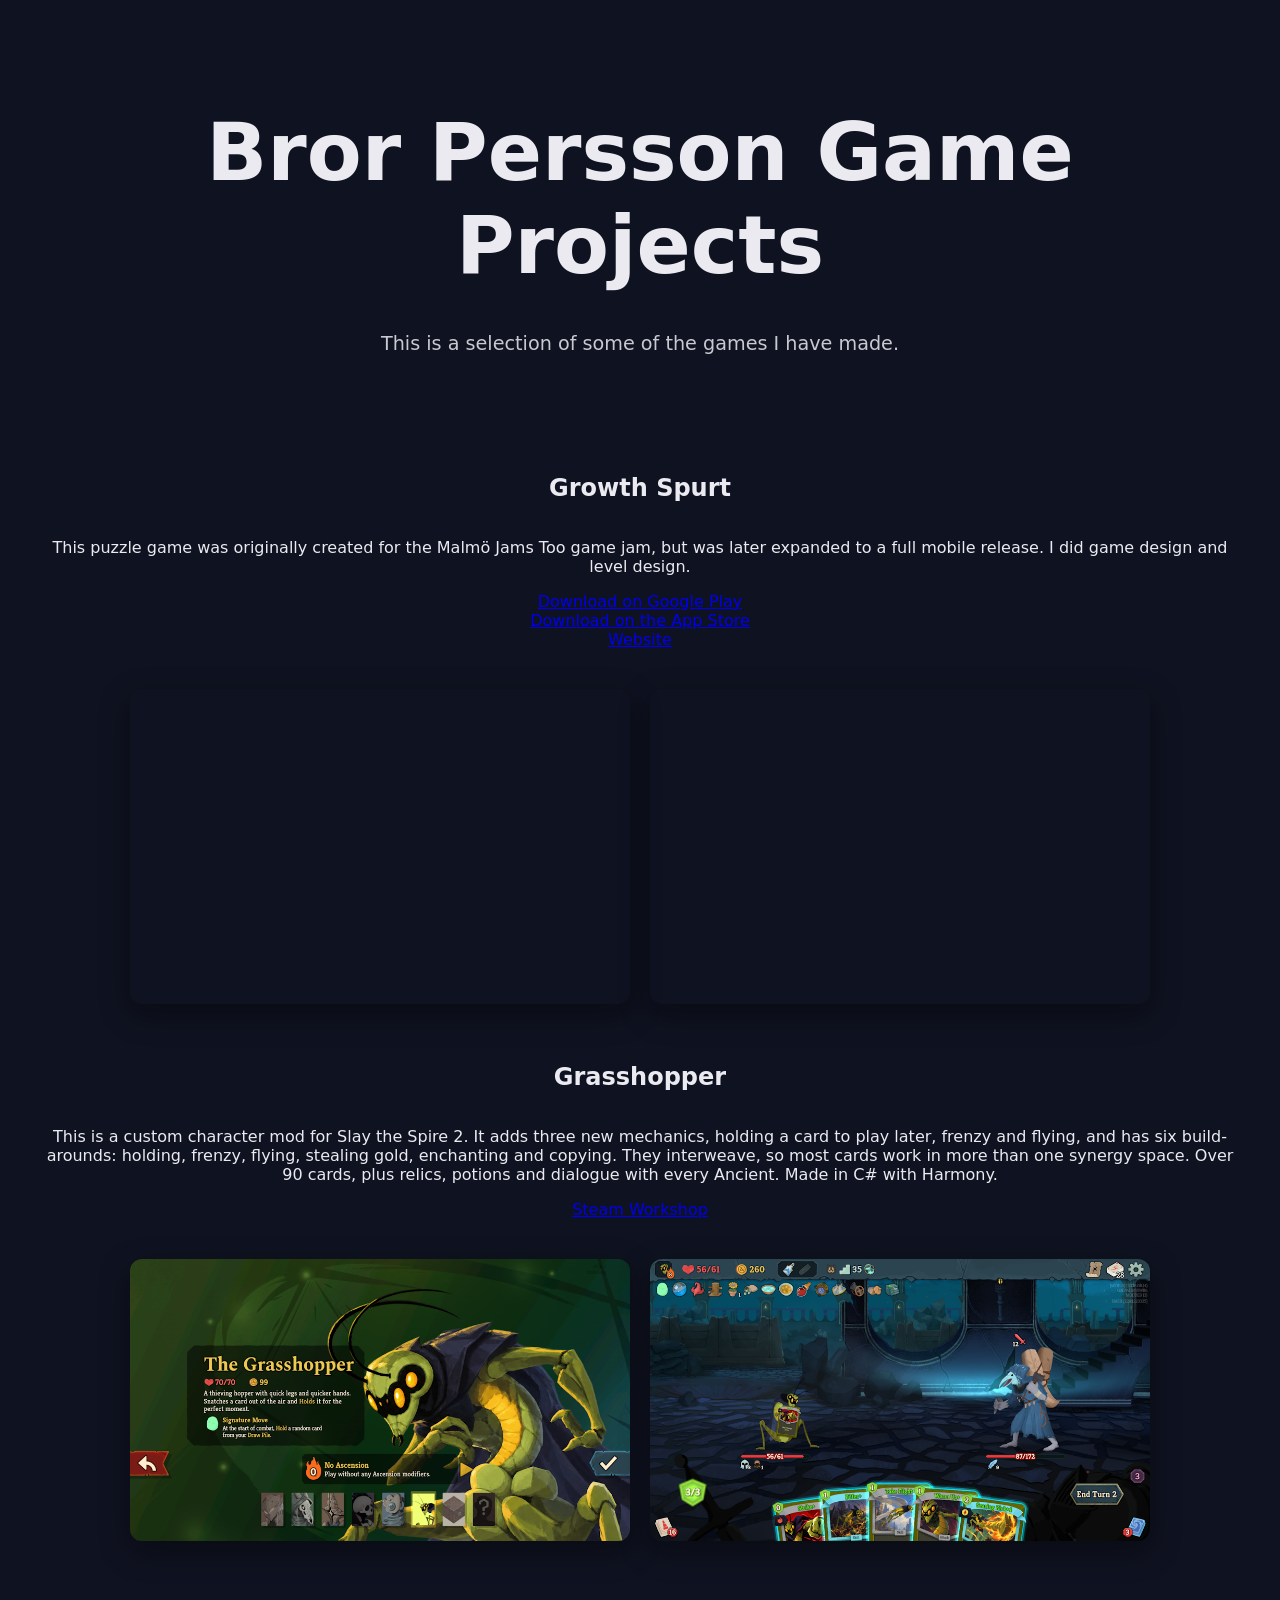
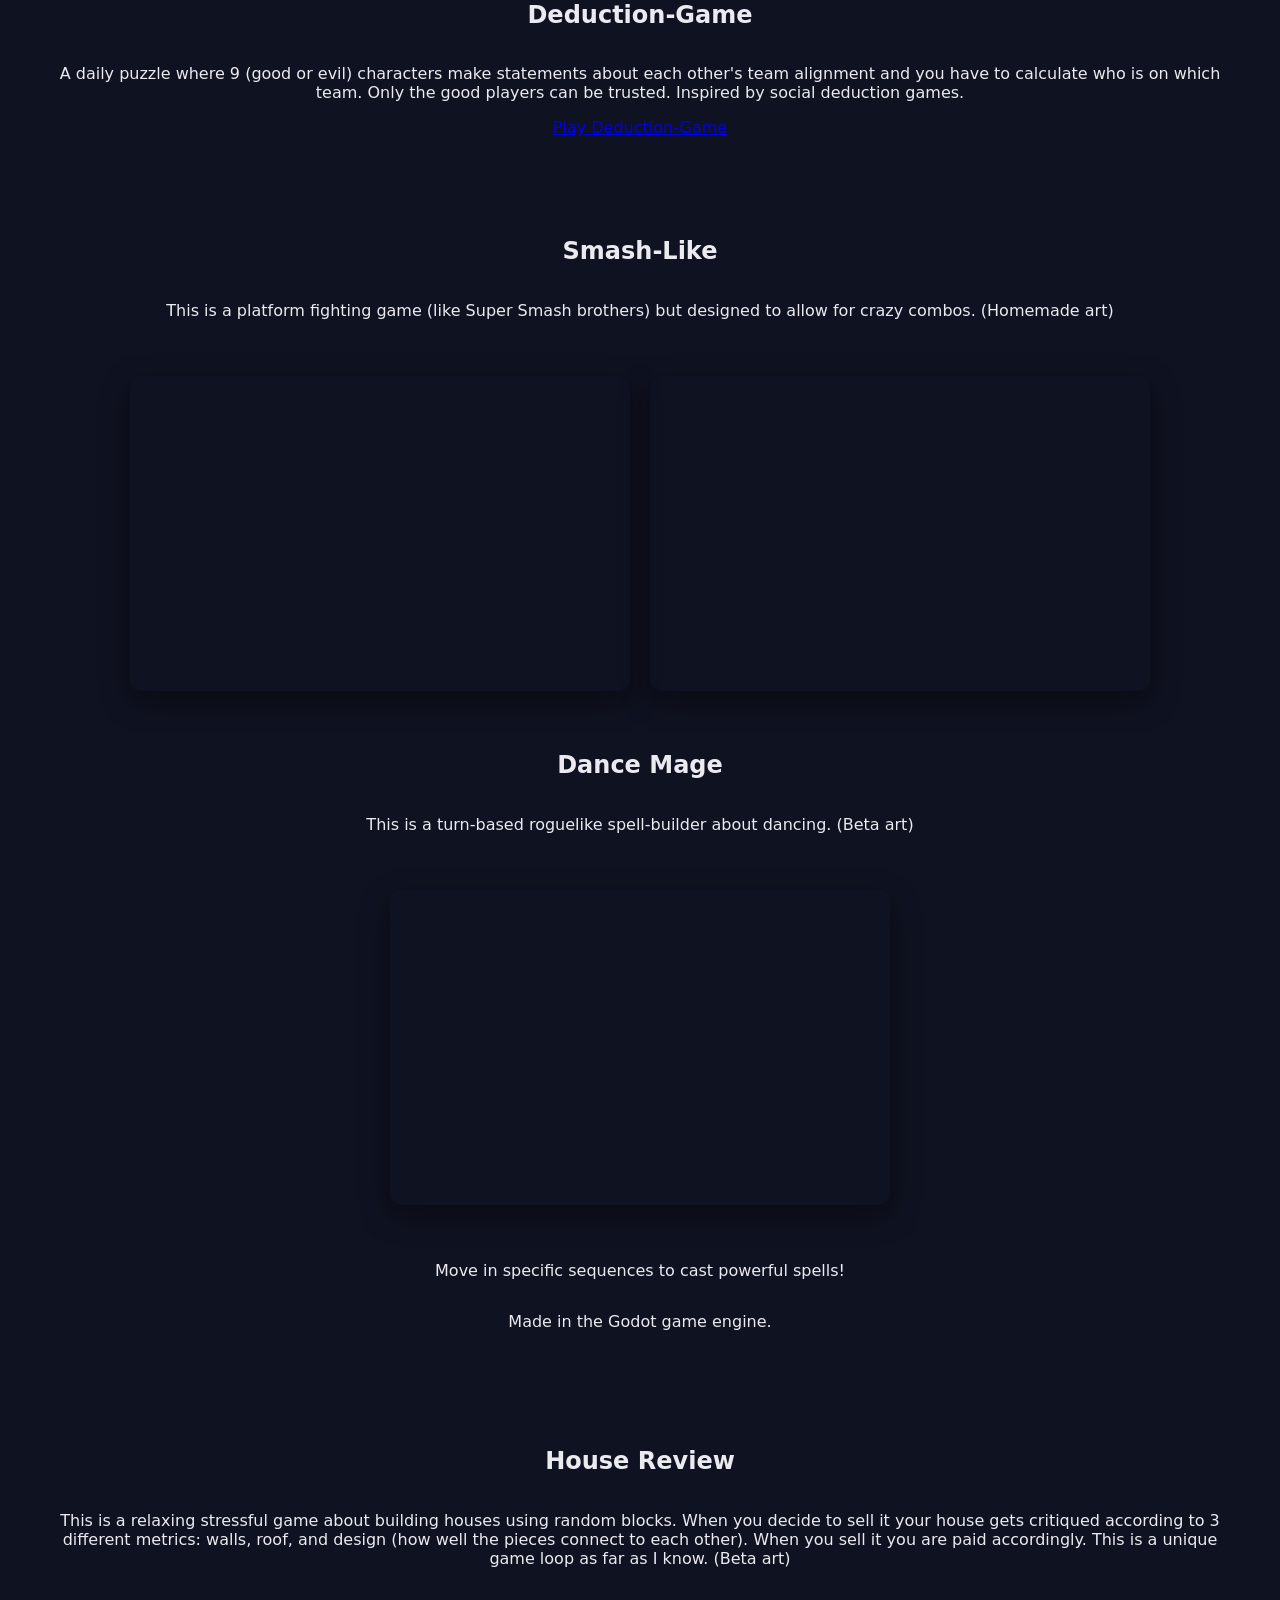
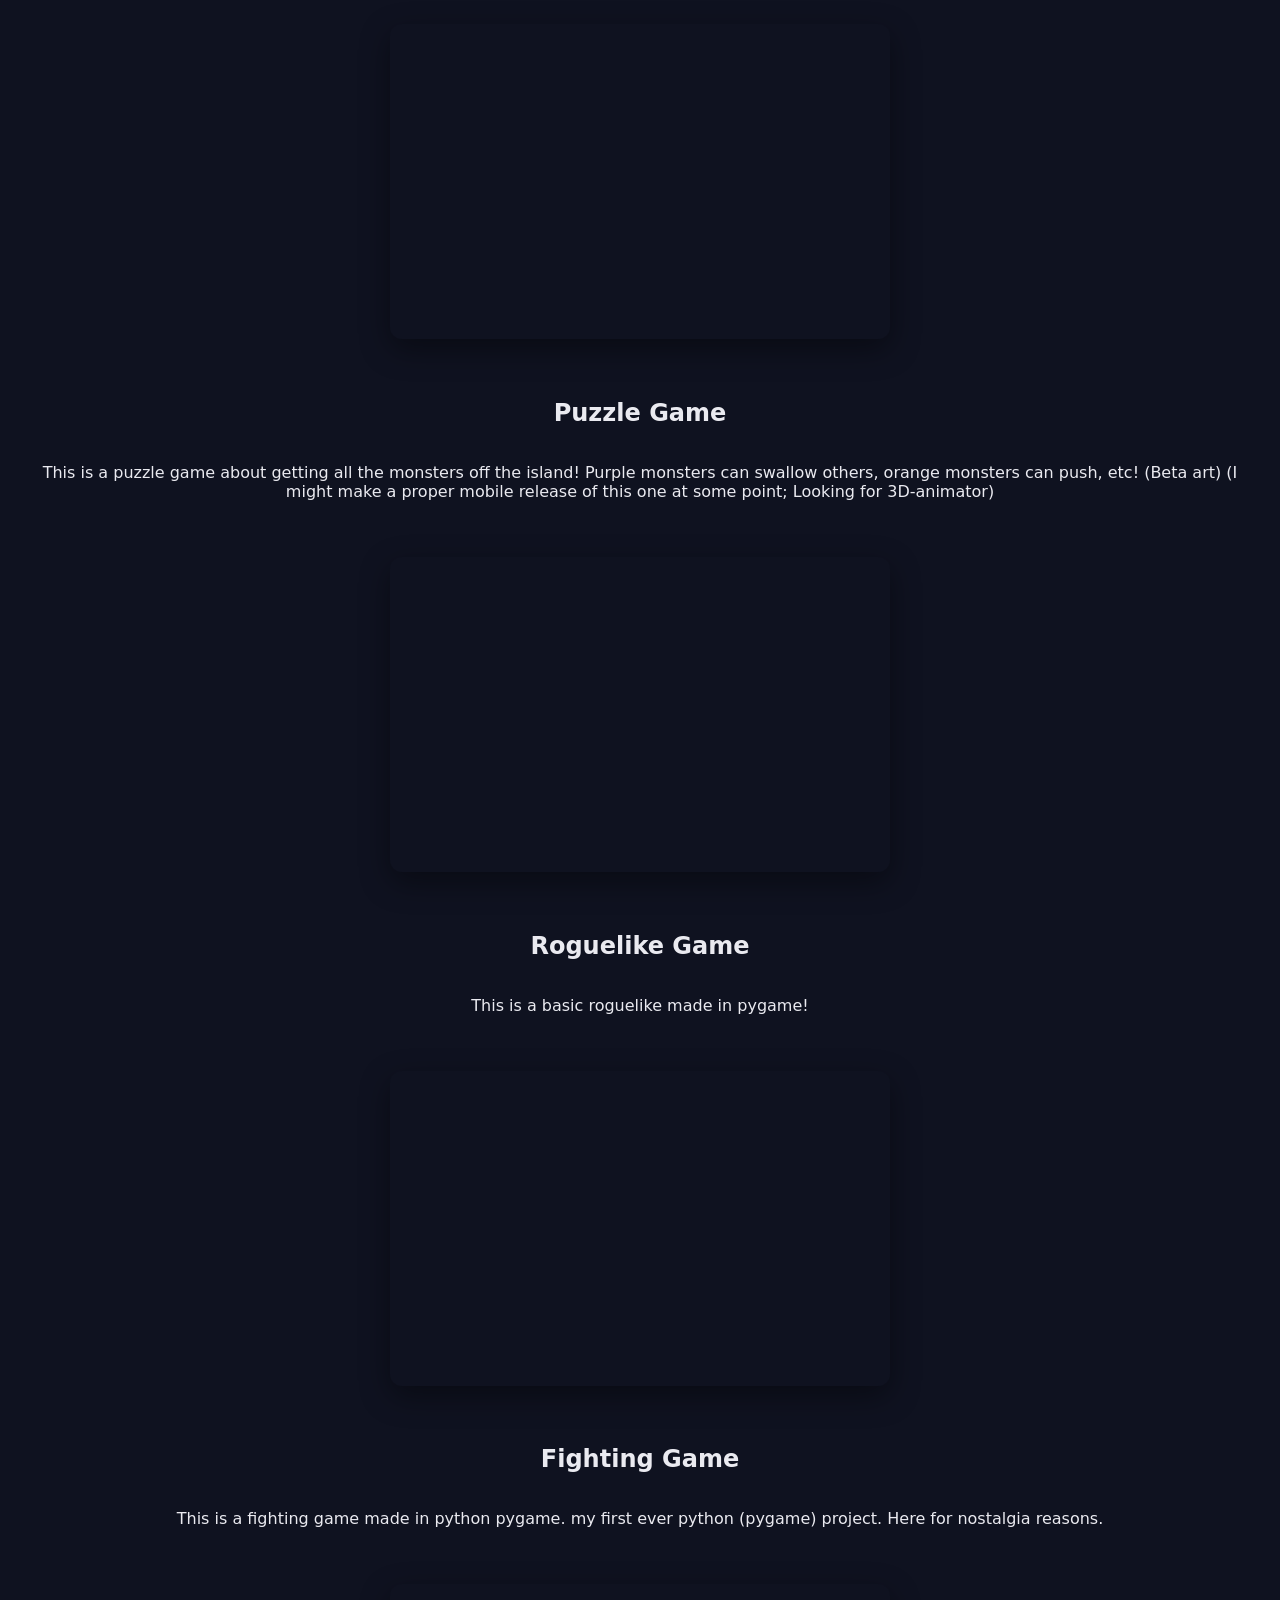
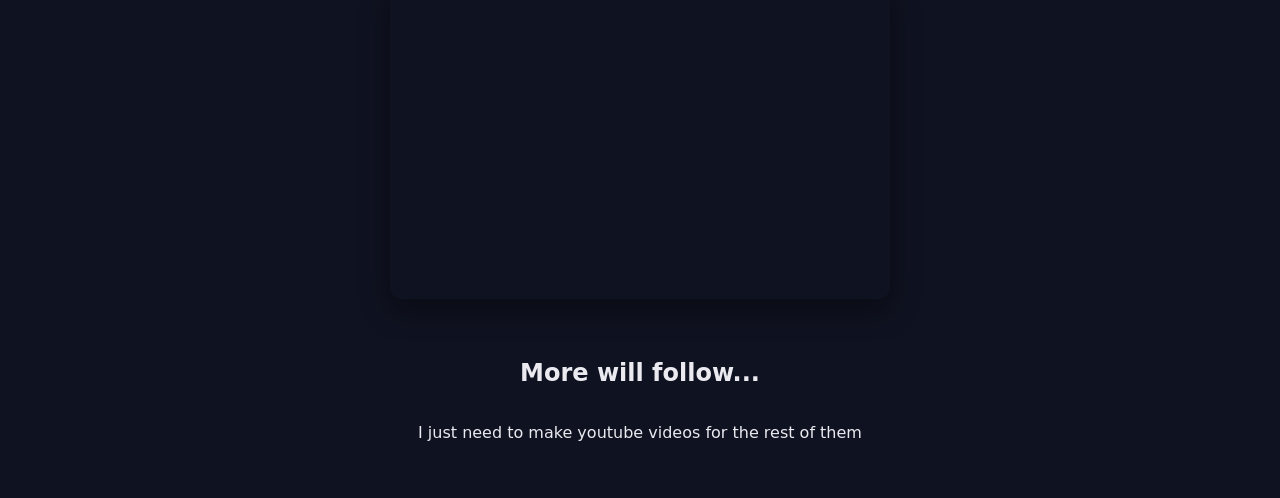
<file: index.html>
<!DOCTYPE html>
<html>
<head>
  <meta charset="utf-8">
  <title>Bror Persson portfolio type page</title>
  <link rel="stylesheet" href="style.css">
</head>
<body>
  
  <section class="hero">
    <h1>Bror Persson Game Projects</h1>
    <p>
      This is a selection of some of the games I have made.
    </p>
  </section>

  

  <section class="content">
    <h1>Growth Spurt</h1>
    <p>This puzzle game was originally created for the Malmö Jams Too game jam, but was later expanded to a full mobile release. I did game design and level design.</p>
    <a href="https://play.google.com/store/apps/details?id=com.GrowthTeam.GrowthSpurt" target="_blank">Download on Google Play</a>
    <a href="https://apps.apple.com/us/app/growth-spurt/id6479301221" target="_blank">Download on the App Store</a>
    <a href="https://wingitgames.com/" target="_blank">Website</a>
  </section>

  <section class="videos">
    <iframe
      width="560"
      height="315"
      src="https://www.youtube.com/embed/GpjZCXkJbrs"
      title="YouTube video player"
      frameborder="0"
      allow="accelerometer; autoplay; clipboard-write; encrypted-media; gyroscope; picture-in-picture"
      allowfullscreen>
    </iframe>
    
    <iframe
      width="560"
      height="315"
      src="https://www.youtube.com/embed/Z1g0rFLS4sA"
      title="YouTube video player numero dos"
      frameborder="0"
      allow="accelerometer; autoplay; clipboard-write; encrypted-media; gyroscope; picture-in-picture"
      allowfullscreen>
    </iframe>
  </section>


  <section class="content">
    <h1>Grasshopper</h1>
    <p>This is a custom character mod for Slay the Spire 2. It adds three new mechanics, holding a card to play later, frenzy and flying, and has six build-arounds: holding, frenzy, flying, stealing gold, enchanting and copying. They interweave, so most cards work in more than one synergy space. Over 90 cards, plus relics, potions and dialogue with every Ancient. Made in C# with Harmony.</p>
    <a href="https://steamcommunity.com/sharedfiles/filedetails/?id=3811766464" target="_blank">Steam Workshop</a>
  </section>

  <section class="videos">
    <img src="images/grasshopper/cover.png" alt="The Thieving Hopper cover art">
    <img src="images/grasshopper/gameplay.png" alt="The Thieving Hopper gameplay">
  </section>


  <section class="content">
    <h1>Deduction-Game</h1>
    <p>A daily puzzle where 9 (good or evil) characters make statements about each other's team alignment and you have to calculate who is on which team. Only the good players can be trusted. Inspired by social deduction games.</p>
    <a href="https://beppep.github.io/clues-game" target="_blank">Play Deduction-Game</a>
  </section>

  
  <section class="content">
    <h1>Smash-Like</h1>
    <p>This is a platform fighting game (like Super Smash brothers) but designed to allow for crazy combos. (Homemade art)</p>
  </section>

  <section class="videos">
    <iframe
      width="560"
      height="315"
      src="https://www.youtube.com/embed/IldIEAOlqAY"
      title="YouTube video player"
      frameborder="0"
      allow="accelerometer; autoplay; clipboard-write; encrypted-media; gyroscope; picture-in-picture"
      allowfullscreen>
    </iframe>

    <iframe
      width="560"
      height="315"
      src="https://www.youtube.com/embed/QPfpRxFkT4w"
      title="YouTube video player"
      frameborder="0"
      allow="accelerometer; autoplay; clipboard-write; encrypted-media; gyroscope; picture-in-picture"
      allowfullscreen>
    </iframe>
  </section>
  

  <section class="content">
    <h1>Dance Mage</h1>
    <p>This is a turn-based roguelike spell-builder about dancing. (Beta art)</p>
  </section>

  <section class="videos">
    <iframe
      width="560"
      height="315"
      src="https://www.youtube.com/embed/BKmwUze3Ymo"
      title="YouTube video player"
      frameborder="0"
      allow="accelerometer; autoplay; clipboard-write; encrypted-media; gyroscope; picture-in-picture"
      allowfullscreen>
    </iframe>
  </section>

  <section class="content">
    <p>Move in specific sequences to cast powerful spells!</p>
    <p>Made in the Godot game engine.</p>
  </section>


  <section class="content">
    <h1>House Review</h1>
    <p>This is a relaxing stressful game about building houses using random blocks. When you decide to sell it your house gets critiqued according to 3 different metrics: walls, roof, and design (how well the pieces connect to each other). When you sell it you are paid accordingly. This is a unique game loop as far as I know. (Beta art)</p>
  </section>

  <section class="videos">
    <iframe
      width="560"
      height="315"
      src="https://www.youtube.com/embed/Z5rYmSr1EdA"
      title="YouTube video player"
      frameborder="0"
      allow="accelerometer; autoplay; clipboard-write; encrypted-media; gyroscope; picture-in-picture"
      allowfullscreen>
    </iframe>
  </section>

  
  <section class="content">
    <h1>Puzzle Game</h1>
    <p>This is a puzzle game about getting all the monsters off the island! Purple monsters can swallow others, orange monsters can push, etc! (Beta art) (I might make a proper mobile release of this one at some point; Looking for 3D-animator)</p>
  </section>

  
  <section class="videos">
    <iframe
      width="560"
      height="315"
      src="https://www.youtube.com/embed/Hdl3g9alHOk"
      title="YouTube video player"
      frameborder="0"
      allow="accelerometer; autoplay; clipboard-write; encrypted-media; gyroscope; picture-in-picture"
      allowfullscreen>
    </iframe>
  </section>

  <section class="content">
    <h1>Roguelike Game</h1>
    <p>This is a basic roguelike made in pygame!</p>
  </section>

  
  <section class="videos">
    <iframe
      width="560"
      height="315"
      src="https://www.youtube.com/embed/iiCJHpWJqyg"
      title="YouTube video player"
      frameborder="0"
      allow="accelerometer; autoplay; clipboard-write; encrypted-media; gyroscope; picture-in-picture"
      allowfullscreen>
    </iframe>
  </section>

  
  <section class="content">
    <h1>Fighting Game</h1>
    <p>This is a fighting game made in python pygame. my first ever python (pygame) project. Here for nostalgia reasons.</p>
  </section>

  <section class="videos">
    <iframe
      width="560"
      height="315"
      src="https://www.youtube.com/embed/B323VIlk97I"
      title="YouTube video player"
      frameborder="0"
      allow="accelerometer; autoplay; clipboard-write; encrypted-media; gyroscope; picture-in-picture"
      allowfullscreen>
    </iframe>
  </section>
  
  <section class="content">
    <h1>More will follow...</h1>
    <p>I just need to make youtube videos for the rest of them</p>
  </section>
  
</body>
</html>
</file>
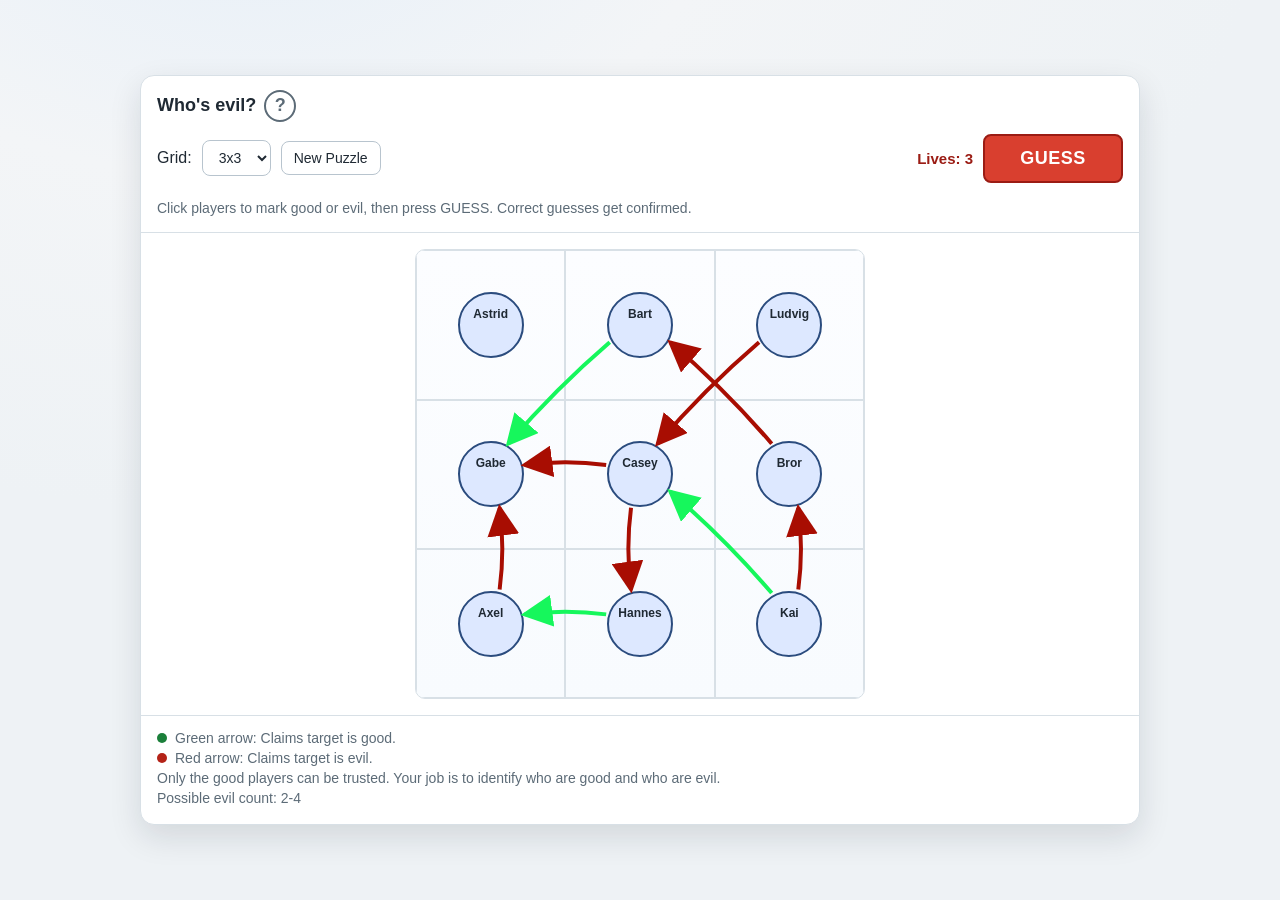
<file: clues-game/index.html>
<!doctype html>
<html lang="en">
<head>
  <meta charset="utf-8" />
  <meta name="viewport" content="width=device-width, initial-scale=1" />
  <title>Who's evil? (web)</title>
  <style>
    :root {
      --bg: #f3f5f7;
      --panel: #ffffff;
      --ink: #1f2933;
      --muted: #5c6b77;
      --line: #d8e0e6;
      --accent: #2b4c7e;
      --good: #1b7f3a;
      --evil: #b42318;
      --cell: 150px;
      --pad: 30px;
    }

    * { box-sizing: border-box; }
    body {
      margin: 0;
      background: radial-gradient(1000px 600px at 20% -10%, #e8f0f8 0%, var(--bg) 45%, #eef2f5 100%);
      color: var(--ink);
      font-family: "Segoe UI", Tahoma, sans-serif;
      min-height: 100vh;
      display: grid;
      place-items: center;
      padding: clamp(10px, 2.5vw, 20px);
    }

    .app {
      width: min(1000px, 100%);
      background: var(--panel);
      border: 1px solid var(--line);
      border-radius: 14px;
      box-shadow: 0 12px 32px rgba(16, 24, 40, 0.12);
      overflow: hidden;
    }

    .topbar {
      padding: 14px 16px;
      border-bottom: 1px solid var(--line);
      display: flex;
      align-items: center;
      justify-content: space-between;
      gap: 12px;
      flex-wrap: wrap;
    }

    .title {
      font-size: 18px;
      font-weight: 700;
    }

    .title-wrap {
      display: flex;
      align-items: center;
      gap: 8px;
    }

    .controls {
      display: flex;
      gap: 10px;
      align-items: center;
      flex-wrap: wrap;
      width: 100%;
    }

    .controls-main {
      display: flex;
      gap: 10px;
      align-items: center;
      flex-wrap: wrap;
    }

    .controls-right {
      margin-left: auto;
      display: flex;
      align-items: center;
      gap: 10px;
      flex-wrap: wrap;
    }

    button, select {
      border: 1px solid #b8c4ce;
      border-radius: 8px;
      background: #fff;
      color: var(--ink);
      padding: 8px 12px;
      font-size: 14px;
      cursor: pointer;
    }

    button:hover { background: #f8fbff; }

    .guess-btn {
      padding: 12px 22px;
      font-size: 18px;
      font-weight: 800;
      letter-spacing: 0.03em;
      border: 2px solid #9b1c14;
      background: #d93f2f;
      color: #ffffff;
      min-width: 140px;
      min-height: 44px;
    }

    .guess-btn:hover {
      background: #c63224;
    }

    .lives {
      font-weight: 700;
      color: #9b1c14;
      font-size: 15px;
    }

    .status {
      width: 100%;
      color: var(--muted);
      font-size: 14px;
      margin-top: 4px;
      line-height: 1.4;
    }

    .board-wrap {
      padding: clamp(8px, 2.5vw, 16px);
    }

    .board {
      position: relative;
      margin: 0 auto;
      border: 1px solid var(--line);
      border-radius: 10px;
      background: linear-gradient(180deg, #fcfdff 0%, #f8fbfe 100%);
      overflow: hidden;
    }

    .cells {
      position: absolute;
      inset: 0;
      display: grid;
      z-index: 2;
    }

    .cell {
      border: 1px solid var(--line);
      display: grid;
      place-items: center;
      cursor: pointer;
      user-select: none;
      position: relative;
      background: transparent;
    }

    .avatar {
      width: var(--avatar-size, 66px);
      height: var(--avatar-size, 66px);
      border-radius: 999px;
      border: 2px solid var(--accent);
      background: #dde8ff;
      display: grid;
      place-items: center;
      text-align: center;
      padding: 6px;
      line-height: 1.1;
      transition: background 0.25s ease, border-color 0.25s ease;
    }

    /* Once a player is confirmed, tint the whole circle a soft green / red. */
    .avatar.confirmed-good {
      background: #cdeccf;
      border-color: var(--good);
    }

    .avatar.confirmed-evil {
      background: #f3d4cf;
      border-color: var(--evil);
    }

    .name {
      font-size: var(--name-size, 12px);
      font-weight: 700;
    }

    .team {
      margin-top: 4px;
      font-size: var(--team-size, 11px);
      font-weight: 700;
      color: #334155;
    }

    .team.good { color: var(--good); }
    .team.evil { color: var(--evil); }

    svg {
      position: absolute;
      inset: 0;
      z-index: 3;
      pointer-events: none;
    }

    .legend {
      padding: 14px 16px 18px;
      border-top: 1px solid var(--line);
      color: var(--muted);
      font-size: 14px;
      display: grid;
      gap: 4px;
    }

    .dot {
      display: inline-block;
      width: 10px;
      height: 10px;
      border-radius: 999px;
      margin-right: 8px;
    }

    .dot.good { background: var(--good); }
    .dot.evil { background: var(--evil); }

    .share-btn {
      display: none;
      padding: 12px 22px;
      font-size: 14px;
      font-weight: 700;
      border: 2px solid var(--accent);
      background: var(--accent);
      color: #ffffff;
      border-radius: 8px;
      cursor: pointer;
    }

    .share-btn:hover {
      background: #1e3a5f;
    }

    .share-btn.show {
      display: inline-block;
    }

    .help-btn {
      width: 32px;
      height: 32px;
      border-radius: 50%;
      border: 2px solid var(--muted);
      background: transparent;
      color: var(--muted);
      font-size: 18px;
      font-weight: bold;
      cursor: pointer;
      display: flex;
      align-items: center;
      justify-content: center;
      padding: 0;
    }

    .help-btn:hover {
      border-color: var(--accent);
      color: var(--accent);
      background: transparent;
    }

    .modal {
      display: none;
      position: fixed;
      inset: 0;
      background: rgba(0, 0, 0, 0.5);
      z-index: 1000;
      align-items: center;
      justify-content: center;
      padding: 20px;
    }

    .modal.show {
      display: flex;
    }

    .modal-content {
      background: var(--panel);
      border-radius: 14px;
      padding: 32px;
      max-width: 600px;
      max-height: 80vh;
      overflow-y: auto;
      box-shadow: 0 20px 60px rgba(16, 24, 40, 0.3);
      border: 1px solid var(--line);
    }

    .modal-header {
      display: flex;
      align-items: center;
      justify-content: space-between;
      margin-bottom: 20px;
    }

    .modal-title {
      font-size: 20px;
      font-weight: 700;
      color: var(--ink);
    }

    .modal-close {
      width: 32px;
      height: 32px;
      border: none;
      background: transparent;
      color: var(--muted);
      font-size: 24px;
      cursor: pointer;
      padding: 0;
      display: flex;
      align-items: center;
      justify-content: center;
    }

    .modal-close:hover {
      color: var(--ink);
    }

    .modal-body {
      color: var(--ink);
      font-size: 14px;
      line-height: 1.6;
      white-space: pre-wrap;
      word-wrap: break-word;
    }

    @media (max-width: 760px) {
      .app {
        border-radius: 12px;
      }

      .topbar {
        padding: 12px;
        gap: 10px;
      }

      .controls {
        gap: 8px;
      }

      .controls-main,
      .controls-right {
        width: 100%;
      }

      .controls-main {
        display: grid;
        grid-template-columns: auto minmax(0, 1fr) auto;
        align-items: center;
        gap: 8px;
      }

      .controls-right {
        margin-left: 0;
        justify-content: space-between;
      }

      .guess-btn,
      .share-btn {
        min-width: 110px;
        padding: 10px 14px;
        font-size: 15px;
      }

      .lives {
        font-size: 14px;
      }

      .legend {
        padding: 10px 12px 12px;
        font-size: 13px;
      }

      .modal {
        padding: 12px;
      }

      .modal-content {
        padding: 18px;
        max-height: 86vh;
      }
    }

    @media (max-width: 420px) {
      .title {
        font-size: 17px;
      }

      .controls-main {
        grid-template-columns: 1fr;
      }

      .controls-main label {
        font-size: 13px;
      }

      .controls-main select,
      .controls-main button,
      .controls-right button {
        width: 100%;
      }

      .controls-right {
        gap: 8px;
      }

      .help-btn {
        width: 30px;
        height: 30px;
        font-size: 16px;
      }
    }
  </style>
</head>
<body>
  <div class="app">
    <div class="topbar">
      <div class="title-wrap">
        <div class="title">Who's evil?</div>
        <button id="helpBtn" class="help-btn">?</button>
      </div>
      <div class="controls">
        <div class="controls-main">
          <label for="gridSize">Grid:</label>
          <select id="gridSize">
            <option value="2">2x2</option>
            <option value="3" selected>3x3</option>
            <option value="4">4x4</option>
          </select>
          <button id="newPuzzleBtn">New Puzzle</button>
        </div>
        <div class="controls-right">
          <div id="livesDisplay" class="lives">Lives: 3</div>
          <button id="shareBtn" class="share-btn">Share</button>
          <button id="guessBtn" class="guess-btn">GUESS</button>
        </div>
      </div>
      <div id="status" class="status">Click players to mark good or evil, then press GUESS. Correct guesses get confirmed.</div>
    </div>

    <div class="board-wrap">
      <div id="board" class="board">
        <svg id="arrows"></svg>
        <div id="cells" class="cells"></div>
      </div>
    </div>

    <div class="legend">
      <div><span class="dot good"></span>Green arrow: Claims target is good.</div>
      <div><span class="dot evil"></span>Red arrow: Claims target is evil.</div>
      <div>Only the good players can be trusted. Your job is to identify who are good and who are evil.</div>
      <div id="evilRangeLine"></div>
    </div>
  </div>

  <div id="helpModal" class="modal">
    <div class="modal-content">
      <div class="modal-header">
        <div class="modal-title">How to Play</div>
        <button class="modal-close" id="modalCloseBtn">&times;</button>
      </div>
      <div class="modal-body">You know when you play social deduction games like mafia or blood on the clock tower. Then often there are good and evil players all claiming what teams other players are on. For example Alex might say "Blake is evil and Casey is good". The problem is that if Alex is evil you don't know if their claims are true.
        
Since I'm a mathematician i just abstracted away the sentences into red and green arrows.

Inspired by the Clues by Sam game (if it was cool and the evil people actually lied).</div>
    </div>
  </div>

  <script>
    const FIRST_NAMES = [
      "Albin", "Axel", "Bart", "Bror", "Bror2", "Casey", "David", "Eve", "Fiona", "Gabe", "Hannes", "Hannes2", "Hilda",
      "Kyoto", "Johan", "Kai", "Astrid", "Ludvig", "Max", "Noel", "Oscar", "Otto"
    ];

    let currentCharacters = null;
    let GRID_SIZE = 3;
    let NUM_PLAYERS = GRID_SIZE * GRID_SIZE;
    let lives = 3;
    let guessCount = 0;
    let guessHistory = [];
    let guessMarks = [];
    let confirmedMarks = [];
    let guessElements = [];
    let gameResolved = false;
    let isDailyPuzzle = false;
    let rngSeed = 0;

    function getTodaysSeed() {
      const now = new Date();
      const dateStr = now.toISOString().split('T')[0];
      return parseInt(dateStr.replace(/-/g, ''), 10);
    }

    function getRandomSeed() {
      let seed;
      if (window.crypto && window.crypto.getRandomValues) {
        const buf = new Uint32Array(1);
        window.crypto.getRandomValues(buf);
        seed = buf[0];
      } else {
        seed = Date.now() ^ Math.floor(Math.random() * 1e9);
      }

      seed = Math.abs(seed) % 233280;
      const dailySeed = getTodaysSeed() % 233280;
      if (seed === dailySeed) {
        seed = (seed + 1) % 233280;
      }
      return seed;
    }

    function seededRandom() {
      rngSeed = (rngSeed * 9301 + 49297) % 233280;
      return rngSeed / 233280;
    }

    function initializeSeededRandom(useDailySeed) {
      rngSeed = useDailySeed ? (getTodaysSeed() % 233280) : getRandomSeed();
    }

    function randInt(min, max) {
      return Math.floor(seededRandom() * (max - min + 1)) + min;
    }

    function choose(arr) {
      return arr[randInt(0, arr.length - 1)];
    }

    function shuffleCopy(arr) {
      const out = arr.slice();
      for (let i = out.length - 1; i > 0; i--) {
        const j = randInt(0, i);
        [out[i], out[j]] = [out[j], out[i]];
      }
      return out;
    }

    function sample(arr, n) {
      return shuffleCopy(arr).slice(0, n);
    }

    function getEvilBounds() {
      if (NUM_PLAYERS <= 4) return [1, 2];
      if (NUM_PLAYERS <= 9) return [2, 4];
      const minEvil = Math.max(2, Math.floor(NUM_PLAYERS / 4));
      const maxEvil = Math.max(minEvil, Math.floor(NUM_PLAYERS / 2));
      return [minEvil, maxEvil];
    }

    function getNeighbors(index) {
      const row = Math.floor(index / GRID_SIZE);
      const col = index % GRID_SIZE;
      const neighbors = [];

      for (let dr = -1; dr <= 1; dr++) {
        for (let dc = -1; dc <= 1; dc++) {
          if (dr === 0 && dc === 0) continue;
          const nr = row + dr;
          const nc = col + dc;
          if (nr >= 0 && nr < GRID_SIZE && nc >= 0 && nc < GRID_SIZE) {
            neighbors.push(nr * GRID_SIZE + nc);
          }
        }
      }

      return neighbors;
    }

    function generateStatement(characterIndex, characters, maxStatements) {
      const neighbors = getNeighbors(characterIndex);
      if (neighbors.length === 0) return [];

      const count = randInt(1, Math.min(maxStatements, neighbors.length));
      const mentioned = sample(neighbors, count);
      const team = characters[characterIndex].team;

      return mentioned.map((neighborIdx) => {
        if (team === "Good") {
          return {
            about: neighborIdx,
            claim: characters[neighborIdx].team === "Good" ? "good" : "evil"
          };
        }
        return {
          about: neighborIdx,
          claim: choose(["good", "evil"])
        };
      });
    }

    function buildGrid(maxStatements) {
      const pool = shuffleCopy(FIRST_NAMES);
      const characters = [];
      for (let i = 0; i < NUM_PLAYERS; i++) {
        characters.push({ name: pool[i], statements: [] });
      }

      const [minEvil, maxEvil] = getEvilBounds();
      const numEvils = randInt(minEvil, maxEvil);
      const evilIndices = new Set(sample([...Array(NUM_PLAYERS).keys()], numEvils));

      characters.forEach((char, i) => {
        char.team = evilIndices.has(i) ? "Evil" : "Good";
      });

      for (let i = 0; i < NUM_PLAYERS; i++) {
        characters[i].statements = generateStatement(i, characters, maxStatements);
      }

      return characters;
    }

    function buildUniverseFromMask(mask) {
      const universe = [];
      for (let i = 0; i < NUM_PLAYERS; i++) {
        universe.push(((mask >> i) & 1) ? "Evil" : "Good");
      }
      return universe;
    }

    function goodPlayerLiesInUniverse(characters, universe) {
      for (let speaker = 0; speaker < NUM_PLAYERS; speaker++) {
        if (universe[speaker] !== "Good") continue;
        for (const stmt of characters[speaker].statements) {
          const actual = universe[stmt.about];
          if (stmt.claim === "good" && actual !== "Good") return true;
          if (stmt.claim === "evil" && actual !== "Evil") return true;
        }
      }
      return false;
    }

    function countPossibleUniverses(characters) {
      let count = 0;
      let uniqueUniverse = null;
      const [minEvil, maxEvil] = getEvilBounds();

      for (let mask = 0; mask < (1 << NUM_PLAYERS); mask++) {
        const universe = buildUniverseFromMask(mask);
        const evilCount = universe.reduce((acc, t) => acc + (t === "Evil" ? 1 : 0), 0);
        if (evilCount < minEvil || evilCount > maxEvil) continue;

        if (goodPlayerLiesInUniverse(characters, universe)) continue;

        count += 1;
        if (count === 1) uniqueUniverse = universe;
        if (count > 1) return [count, null];
      }

      return [count, uniqueUniverse];
    }

    // Try to delete as many arrows (statements) as possible while keeping
    // the puzzle uniquely solvable. Goes through every arrow in random
    // order, removes it, re-checks uniqueness, and only keeps the removal
    // if the solution is still unique.
    function pruneArrows(characters) {
      const candidates = [];
      for (let speaker = 0; speaker < NUM_PLAYERS; speaker++) {
        for (const stmt of characters[speaker].statements) {
          candidates.push({ speaker, stmt });
        }
      }

      const order = shuffleCopy(candidates);
      for (const { speaker, stmt } of order) {
        const list = characters[speaker].statements;
        const idx = list.indexOf(stmt);
        if (idx === -1) continue;

        list.splice(idx, 1);
        const [possibleCount] = countPossibleUniverses(characters);
        if (possibleCount !== 1) {
          // Removing this arrow added solutions, put it back.
          list.splice(idx, 0, stmt);
        }
      }
    }

    function generateGrid() {
      const generationPlan = [
        [10, 1],
        [60, 2],
        [120, 3],
        [200, 4],
      ];

      let generationCount = 0;
      for (const [attempts, maxStatements] of generationPlan) {
        for (let i = 0; i < attempts; i++) {
          generationCount += 1;
          const characters = buildGrid(maxStatements);
          const [possibleCount] = countPossibleUniverses(characters);
          if (possibleCount === 1) {
            pruneArrows(characters);
            return [characters, generationCount, true];
          }
        }
      }

      return [null, generationCount, false];
    }

    function setStatus(text) {
      document.getElementById("status").textContent = text;
    }

    function setLivesDisplay() {
      document.getElementById("livesDisplay").textContent = `Lives: ${lives}`;
    }

    function markLabelFromGuess(index) {
      if (confirmedMarks[index]) {
        return guessMarks[index] === "Good" ? "good" : "evil";
      }
      if (guessMarks[index] === null) return "";
      if (guessMarks[index] === "Good") return "good?";
      return "evil?";
    }

    function setGuessLabel(index) {
      const labelEl = guessElements[index];
      labelEl.textContent = markLabelFromGuess(index);
      labelEl.classList.remove("good", "evil");
      if (guessMarks[index] === "Good") labelEl.classList.add("good");
      if (guessMarks[index] === "Evil") labelEl.classList.add("evil");
      // Tint the whole circle a soft green/red once the mark is confirmed.
      const avatarEl = labelEl.parentElement;
      if (avatarEl) {
        avatarEl.classList.remove("confirmed-good", "confirmed-evil");
        if (confirmedMarks[index]) {
          avatarEl.classList.add(guessMarks[index] === "Good" ? "confirmed-good" : "confirmed-evil");
        }
      }
    }

    function revealAllTeams() {
      for (let i = 0; i < NUM_PLAYERS; i++) {
        const labelEl = guessElements[i];
        labelEl.textContent = currentCharacters[i].team;
        labelEl.classList.remove("good", "evil");
        labelEl.classList.add(currentCharacters[i].team === "Good" ? "good" : "evil");
        const avatarEl = labelEl.parentElement;
        if (avatarEl) {
          avatarEl.classList.remove("confirmed-good", "confirmed-evil");
          avatarEl.classList.add(currentCharacters[i].team === "Good" ? "confirmed-good" : "confirmed-evil");
        }
      }
    }

    function renderBoard(characters) {
      const board = document.getElementById("board");
      const cellsLayer = document.getElementById("cells");
      const svg = document.getElementById("arrows");
      const boardWrap = document.querySelector(".board-wrap");
      const [minEvil, maxEvil] = getEvilBounds();

      const wrapStyles = window.getComputedStyle(boardWrap);
      const padX = parseFloat(wrapStyles.paddingLeft) + parseFloat(wrapStyles.paddingRight);
      const availableWidth = Math.max(boardWrap.clientWidth - padX - 2, 180);
      const maxCellSize = GRID_SIZE === 2 ? 180 : 150;
      const minCellSize = GRID_SIZE === 2 ? 86 : 64;
      const cellSize = Math.max(
        minCellSize,
        Math.min(maxCellSize, Math.floor(availableWidth / GRID_SIZE))
      );
      const width = cellSize * GRID_SIZE;
      const height = cellSize * GRID_SIZE;
      board.style.width = width + "px";
      board.style.height = height + "px";
      board.style.setProperty("--avatar-size", `${Math.max(44, Math.floor(cellSize * 0.44))}px`);
      board.style.setProperty("--name-size", `${Math.max(10, Math.floor(cellSize * 0.08))}px`);
      board.style.setProperty("--team-size", `${Math.max(10, Math.floor(cellSize * 0.075))}px`);
      cellsLayer.style.gridTemplateColumns = `repeat(${GRID_SIZE}, 1fr)`;
      cellsLayer.style.gridTemplateRows = `repeat(${GRID_SIZE}, 1fr)`;
      cellsLayer.innerHTML = "";

      svg.setAttribute("viewBox", `0 0 ${width} ${height}`);
      const markerSize = window.innerWidth <= 420 ? 5 : (window.innerWidth <= 760 ? 6 : 8);
      const markerRefX = markerSize - 1;
      const markerRefY = markerSize / 2;
      // Thinner strokes on the denser 4x4 board -> smaller lines AND arrowheads
      // (the markers use markerUnits="strokeWidth", so they scale with this).
      const arrowStroke = GRID_SIZE === 4 ? 3 : 4;
      // 4x4 circles are big relative to the short adjacent-cell spacing, so a fixed
      // end padding eats most of the arrow. Tie the pad to the circle radius (and
      // tuck 3px inside) so arrows always meet the circles and short adjacent ones
      // still read as proper arrows at any cell size.
      const avatarSize = Math.max(44, Math.floor(cellSize * 0.44));
      const arrowPad = GRID_SIZE === 4 ? Math.max(14, Math.floor(avatarSize / 2) - 3) : 34;
      svg.innerHTML = `
        <defs>
          <marker id="arrowGreen" markerWidth="${markerSize}" markerHeight="${markerSize}" refX="${markerRefX}" refY="${markerRefY}" orient="auto" markerUnits="strokeWidth">
            <path d="M0,0 L${markerSize},${markerRefY} L0,${markerSize} z" fill="#16f75c"></path>
          </marker>
          <marker id="arrowRed" markerWidth="${markerSize}" markerHeight="${markerSize}" refX="${markerRefX}" refY="${markerRefY}" orient="auto" markerUnits="strokeWidth">
            <path d="M0,0 L${markerSize},${markerRefY} L0,${markerSize} z" fill="#a80d02"></path>
          </marker>
        </defs>
      `;

      const centers = [];
      guessMarks = Array(NUM_PLAYERS).fill(null);
      confirmedMarks = Array(NUM_PLAYERS).fill(false);
      guessElements = Array(NUM_PLAYERS).fill(null);
      for (let i = 0; i < NUM_PLAYERS; i++) {
        const row = Math.floor(i / GRID_SIZE);
        const col = i % GRID_SIZE;
        const cx = col * cellSize + cellSize / 2;
        const cy = row * cellSize + cellSize / 2;
        centers.push([cx, cy]);

        const cell = document.createElement("div");
        cell.className = "cell";

        const avatar = document.createElement("div");
        avatar.className = "avatar";
        const name = document.createElement("div");
        name.className = "name";
        name.textContent = characters[i].name;
        const team = document.createElement("div");
        team.className = "team";
        team.textContent = "";
        guessElements[i] = team;

        avatar.appendChild(name);
        avatar.appendChild(team);
        cell.appendChild(avatar);

        cell.addEventListener("click", () => {
          if (gameResolved || confirmedMarks[i]) return;

          if (guessMarks[i] === null) {
            guessMarks[i] = "Good";
          } else if (guessMarks[i] === "Good") {
            guessMarks[i] = "Evil";
          } else {
            guessMarks[i] = null;
          }
          setGuessLabel(i);
        });

        cellsLayer.appendChild(cell);
      }

      for (let speaker = 0; speaker < NUM_PLAYERS; speaker++) {
        const [sx, sy] = centers[speaker];
        for (let stmtIndex = 0; stmtIndex < characters[speaker].statements.length; stmtIndex++) {
          const stmt = characters[speaker].statements[stmtIndex];
          const [tx, ty] = centers[stmt.about];
          const color = stmt.claim === "good" ? "#16f75c" : "#a80d02";
          const marker = stmt.claim === "good" ? "url(#arrowGreen)" : "url(#arrowRed)";

          const dx = tx - sx;
          const dy = ty - sy;
          const len = Math.max(Math.hypot(dx, dy), 1);
          const ux = dx / len;
          const uy = dy / len;
          const perpX = -uy;
          const perpY = ux;

          const normalOffset = Math.max(4, Math.floor(cellSize * 0.06));
          const startPad = arrowPad;
          const endPad = arrowPad;
          const startX = sx + ux * startPad + perpX * normalOffset;
          const startY = sy + uy * startPad + perpY * normalOffset;
          const endX = tx - ux * endPad + perpX * normalOffset;
          const endY = ty - uy * endPad + perpY * normalOffset;

          const curveAmount = normalOffset * 0.6;
          const midX = (startX + endX) / 2 + perpX * curveAmount;
          const midY = (startY + endY) / 2 + perpY * curveAmount;

          const path = document.createElementNS("http://www.w3.org/2000/svg", "path");
          path.setAttribute("d", `M ${startX.toFixed(1)} ${startY.toFixed(1)} Q ${midX.toFixed(1)} ${midY.toFixed(1)} ${endX.toFixed(1)} ${endY.toFixed(1)}`);
          path.setAttribute("stroke", color);
          path.setAttribute("stroke-width", String(arrowStroke));
          path.setAttribute("fill", "none");
          path.setAttribute("marker-end", marker);
          path.setAttribute("opacity", "1");
          svg.appendChild(path);
        }
      }

      document.getElementById("evilRangeLine").textContent = `Possible evil count: ${minEvil}-${maxEvil}`;
    }

    function submitGuess() {
      if (!currentCharacters || gameResolved) return;

      const hasAnyGuess = guessMarks.some((g) => g !== null);
      if (!hasAnyGuess) {
        setStatus("Make at least one guess before pressing GUESS.");
        return;
      }

      guessCount += 1;

      // First, check if all guesses are correct (all-or-nothing validation)
      let hasWrong = false;
      let newConfirms = 0;

      for (let i = 0; i < NUM_PLAYERS; i++) {
        if (guessMarks[i] === null || confirmedMarks[i]) continue;

        const isCorrect = guessMarks[i] === currentCharacters[i].team;
        if (!isCorrect) {
          hasWrong = true;
          break;
        }
        newConfirms += 1;
      }

      if (hasWrong) {
        guessHistory.push(false);
        lives -= 1;
        setLivesDisplay();
        if (lives <= 0) {
          gameResolved = true;
          if (isDailyPuzzle) {
            document.getElementById("shareBtn").classList.add("show");
          }
          setStatus("No lives left. You lost. No team information revealed.");
        } else {
          const totalConfirmed = confirmedMarks.filter(c => c).length;
          setStatus(`Wrong guess! ${totalConfirmed}/${NUM_PLAYERS} confirmed. Lives: ${lives}`);
        }
        return;
      }

      // All guesses were correct, so confirm them all
      for (let i = 0; i < NUM_PLAYERS; i++) {
        if (guessMarks[i] !== null && !confirmedMarks[i]) {
          confirmedMarks[i] = true;
          setGuessLabel(i);
        }
      }

      const totalConfirmed = confirmedMarks.filter(c => c).length;

      if (totalConfirmed === NUM_PLAYERS) {
        guessHistory.push(true);
        gameResolved = true;
        if (isDailyPuzzle) {
          document.getElementById("shareBtn").classList.add("show");
        }
        setStatus("Perfect! All players confirmed!");
        return;
      }

      guessHistory.push(true);
      setStatus(`${totalConfirmed}/${NUM_PLAYERS} confirmed! Continue guessing.`);
    }

    function copyTextFallback(text) {
      const textarea = document.createElement("textarea");
      textarea.value = text;
      textarea.setAttribute("readonly", "");
      textarea.style.position = "fixed";
      textarea.style.top = "-9999px";
      textarea.style.opacity = "0";
      document.body.appendChild(textarea);
      textarea.focus();
      textarea.select();
      let copied = false;
      try {
        copied = document.execCommand("copy");
      } catch (_err) {
        copied = false;
      }
      document.body.removeChild(textarea);
      return copied;
    }

    function flashShareButton(text, ms = 2000) {
      const shareBtn = document.getElementById("shareBtn");
      const originalText = shareBtn.textContent;
      shareBtn.textContent = text;
      setTimeout(() => {
        shareBtn.textContent = originalText;
      }, ms);
    }

    async function shareResult() {
      if (!isDailyPuzzle) return;

      const now = new Date();
      const dateStr = now.toLocaleDateString('en-US', { month: 'short', day: 'numeric', year: 'numeric' });
      const emojiSquares = guessHistory.map(success => success ? "🟩" : "🟥").join("");
      const message = `Solved Bror's deduction game (${dateStr}) in ${guessCount} guess(es)! https://beppep.github.io/clues-game/\n ${emojiSquares}`;
      const prefersNativeShare =
        window.matchMedia("(pointer: coarse)").matches ||
        /Android|iPhone|iPad|iPod/i.test(navigator.userAgent);

      if (prefersNativeShare && navigator.share) {
        try {
          await navigator.share({ text: message });
          flashShareButton("Shared!");
          return;
        } catch (err) {
          // If the user cancels, do not show an error/fallback message.
          if (err && err.name === "AbortError") return;
        }
      }

      if (navigator.clipboard && navigator.clipboard.writeText) {
        try {
          await navigator.clipboard.writeText(message);
          flashShareButton("Copied!");
          return;
        } catch (_err) {
          // Fall through to legacy copy fallback.
        }
      }

      if (copyTextFallback(message)) {
        flashShareButton("Copied!");
      } else {
        flashShareButton("Copy failed", 2500);
        setStatus("Could not auto-copy. Long-press and copy manually:");
      }
    }

    function buildNewPuzzle(useDailySeed = false) {
      isDailyPuzzle = useDailySeed;
      initializeSeededRandom(useDailySeed);
      GRID_SIZE = parseInt(document.getElementById("gridSize").value, 10);
      NUM_PLAYERS = GRID_SIZE * GRID_SIZE;
      lives = 3;
      guessCount = 0;
      guessHistory = [];
      gameResolved = false;
      setLivesDisplay();
      document.getElementById("shareBtn").classList.remove("show");

      setStatus("Generating puzzle...");
      setTimeout(() => {
        const [characters, attempts, ok] = generateGrid();
        if (!ok) {
          currentCharacters = null;
          document.getElementById("cells").innerHTML = "";
          document.getElementById("arrows").innerHTML = "";
          setStatus(`Could not generate a uniquely solvable puzzle after ${attempts} generations.`);
          return;
        }

        currentCharacters = characters;
        renderBoard(characters);
        setStatus(`Click players to mark good or evil, then press GUESS. Correct guesses get confirmed.`); 
      }, 10);
    }

    document.getElementById("newPuzzleBtn").addEventListener("click", () => buildNewPuzzle(false));
    document.getElementById("guessBtn").addEventListener("click", submitGuess);
    document.getElementById("shareBtn").addEventListener("click", shareResult);
    document.getElementById("gridSize").addEventListener("change", () => buildNewPuzzle(false));

    const helpBtn = document.getElementById("helpBtn");
    const helpModal = document.getElementById("helpModal");
    const modalCloseBtn = document.getElementById("modalCloseBtn");

    helpBtn.addEventListener("click", () => {
      helpModal.classList.add("show");
    });

    modalCloseBtn.addEventListener("click", () => {
      helpModal.classList.remove("show");
    });

    helpModal.addEventListener("click", (e) => {
      if (e.target === helpModal) {
        helpModal.classList.remove("show");
      }
    });

    buildNewPuzzle(true);
  </script>
</body>
</html>
</file>
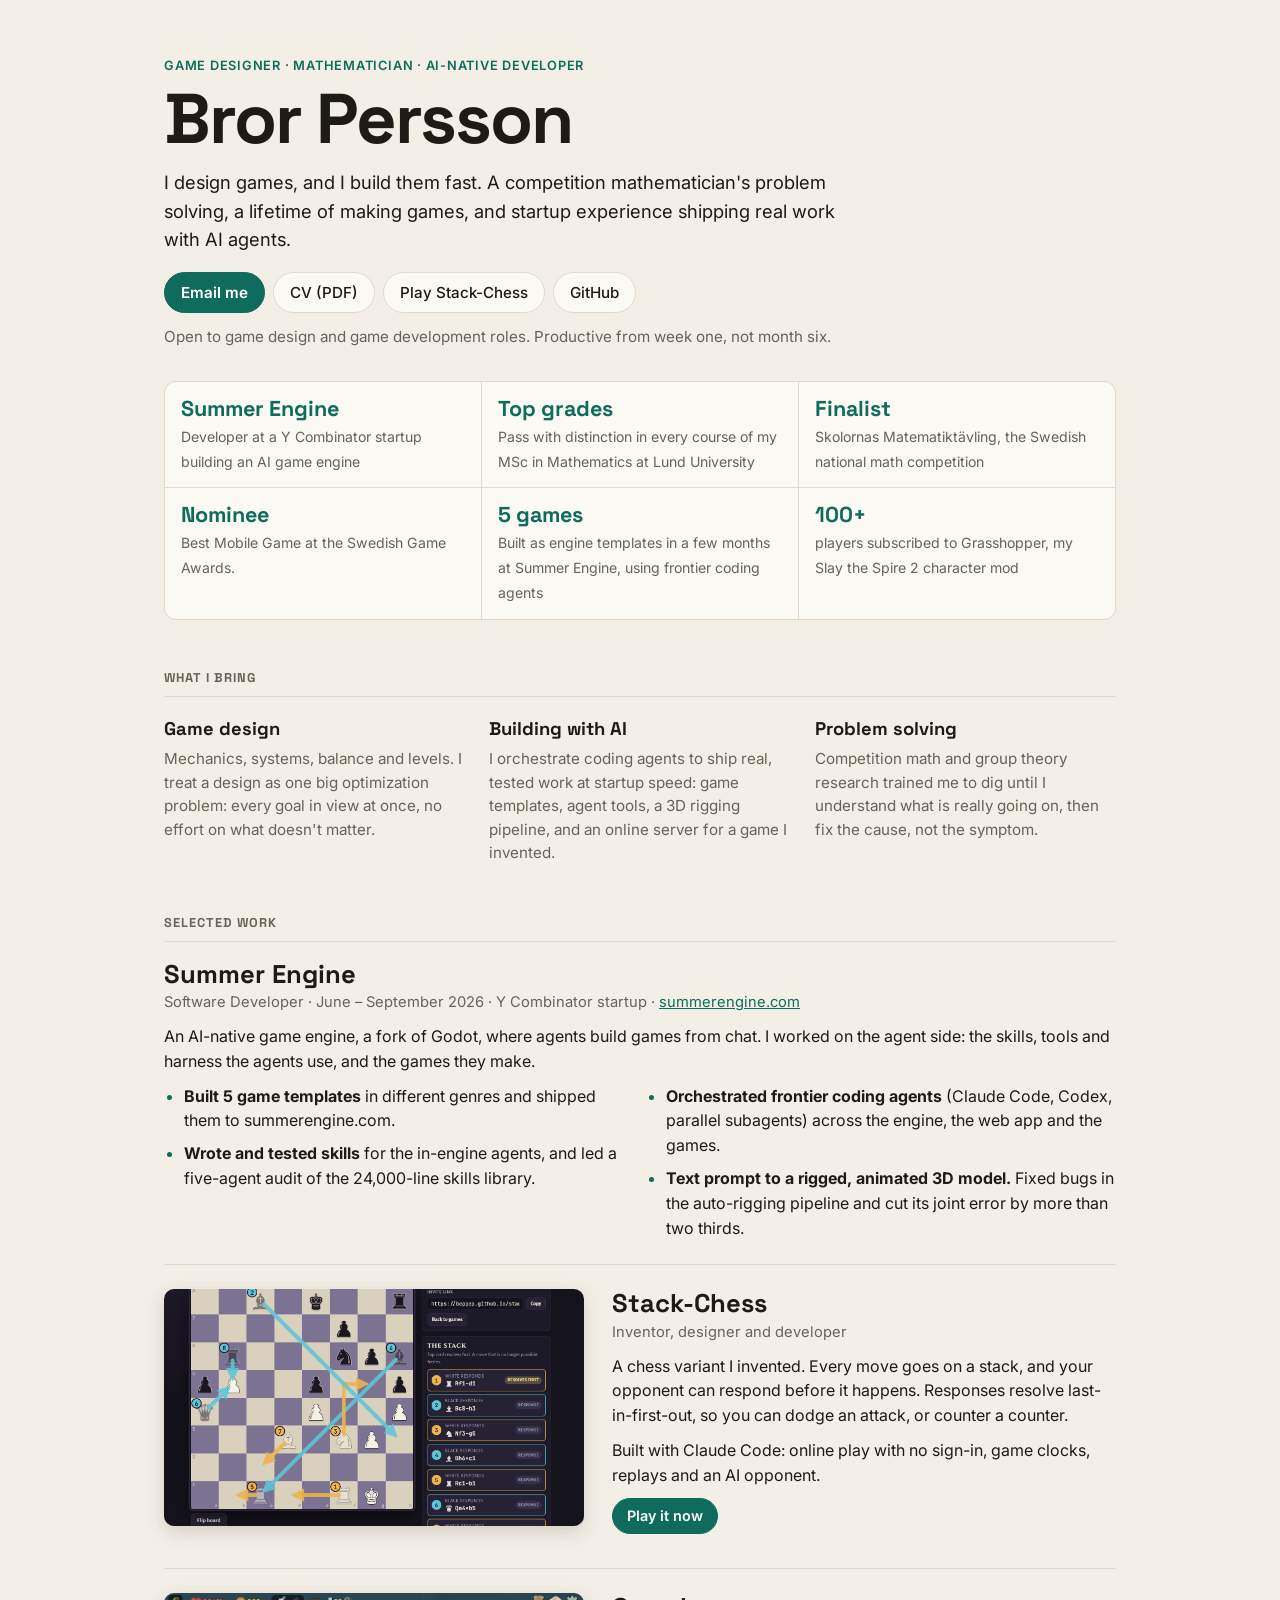
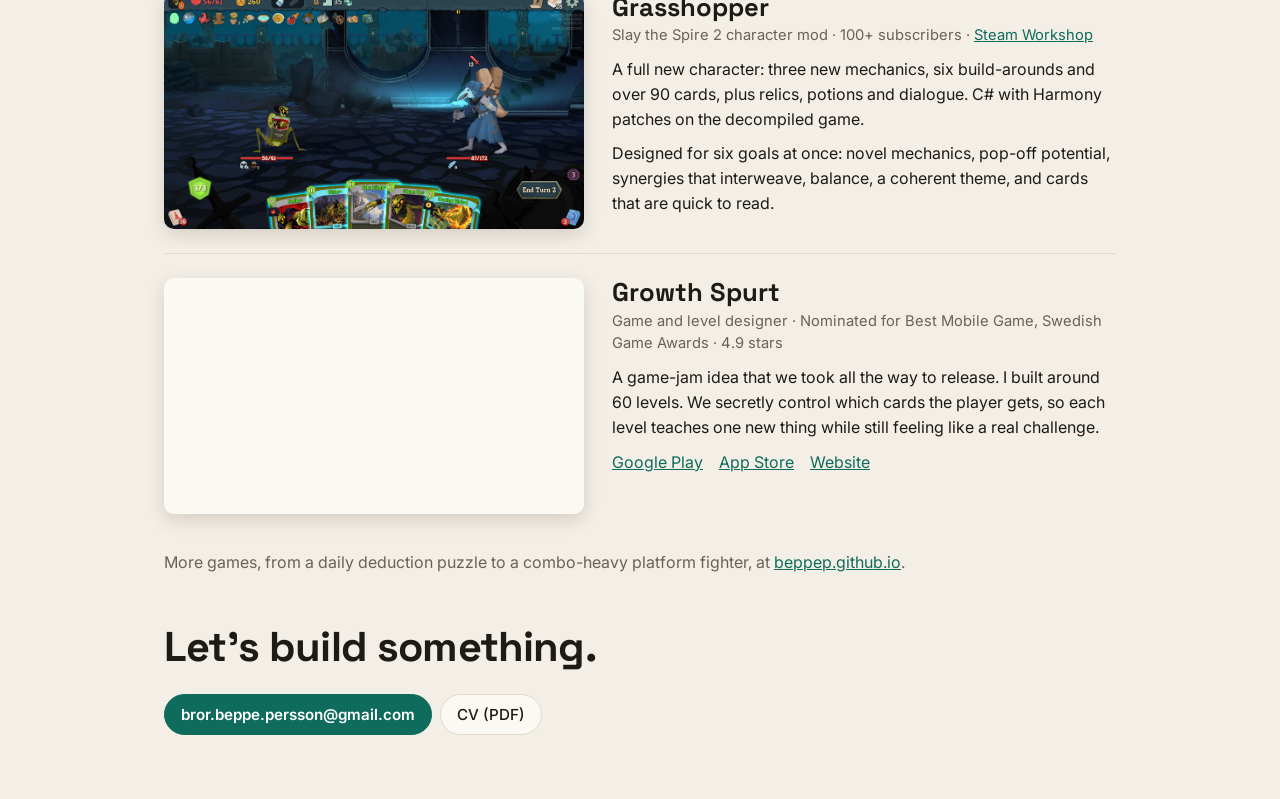
<file: design/index.html>
<!DOCTYPE html>
<html lang="en">
<head>
  <meta charset="utf-8">
  <meta name="viewport" content="width=device-width, initial-scale=1">
  <title>Bror Persson · Game Designer</title>
  <meta name="description" content="Game designer, mathematician and AI-native developer. Ex-Y Combinator startup. I design games and build them fast.">
  <meta property="og:title" content="Bror Persson · Game Designer">
  <meta property="og:description" content="Game designer, mathematician and AI-native developer. Ex-Y Combinator startup. I design games and build them fast.">
  <meta property="og:image" content="https://beppep.github.io/images/stack-chess/stack-chain.png">
  <meta property="og:url" content="https://beppep.github.io/design/">
  <meta name="twitter:card" content="summary_large_image">
  <link rel="preconnect" href="https://fonts.googleapis.com">
  <link rel="preconnect" href="https://fonts.gstatic.com" crossorigin>
  <link href="https://fonts.googleapis.com/css2?family=Inter:wght@400;500;600&family=Space+Grotesk:wght@500;700&display=swap" rel="stylesheet">
  <link rel="stylesheet" href="style.css">
</head>
<body>

<header class="hero wrap">
  <p class="eyebrow">Game designer · Mathematician · AI-native developer</p>
  <h1>Bror Persson</h1>
  <p class="lead">I design games, and I build them fast. A competition mathematician's problem solving, a lifetime of making games, and startup experience shipping real work with AI agents.</p>
  <div class="cta">
    <a class="btn primary" href="mailto:bror.beppe.persson@gmail.com">Email me</a>
    <a class="btn" href="Bror_Persson_CV.pdf" target="_blank">CV (PDF)</a>
    <a class="btn" href="https://beppep.github.io/stack-chess/" target="_blank">Play Stack-Chess</a>
    <a class="btn" href="https://github.com/beppep" target="_blank">GitHub</a>
  </div>
  <p class="open">Open to game design and game development roles. Productive from week one, not month six.</p>
</header>

<section class="wrap">
  <ul class="proof">
    <li><b>Summer Engine</b><span>Developer at a Y&nbsp;Combinator startup building an AI game engine</span></li>
    <li><b>Top grades</b><span>Pass with distinction in every course of my MSc in Mathematics at Lund University</span></li>
    <li><b>Finalist</b><span>Skolornas Matematiktävling, the Swedish national math competition</span></li>
    <li><b>Nominee</b><span>Best Mobile Game at the Swedish Game Awards.</span></li>
    <li><b>5 games</b><span>Built as engine templates in a few months at Summer Engine, using frontier coding agents</span></li>
    <li><b>100+</b><span>players subscribed to Grasshopper, my Slay the Spire 2 character mod</span></li>
  </ul>
</section>

<section class="wrap">
  <h2 class="section-title">What I bring</h2>
  <div class="pillars">
    <article>
      <h3>Game design</h3>
      <p>Mechanics, systems, balance and levels. I treat a design as one big optimization problem: every goal in view at once, no effort on what doesn't matter.</p>
    </article>
    <article>
      <h3>Building with AI</h3>
      <p>I orchestrate coding agents to ship real, tested work at startup speed: game templates, agent tools, a 3D rigging pipeline, and an online server for a game I invented.</p>
    </article>
    <article>
      <h3>Problem solving</h3>
      <p>Competition math and group theory research trained me to dig until I understand what is really going on, then fix the cause, not the symptom.</p>
    </article>
  </div>
</section>

<section class="wrap">
  <h2 class="section-title">Selected work</h2>

  <article class="project wide">
    <div class="text">
      <h3>Summer Engine</h3>
      <p class="role">Software Developer · June – September 2026 · Y Combinator startup · <a href="https://summerengine.com/" target="_blank">summerengine.com</a></p>
      <p>An AI-native game engine, a fork of Godot, where agents build games from chat. I worked on the agent side: the skills, tools and harness the agents use, and the games they make.</p>
      <ul class="results">
        <li><strong>Built 5 game templates</strong> in different genres and shipped them to summerengine.com.</li>
        <li><strong>Wrote and tested skills</strong> for the in-engine agents, and led a five-agent audit of the 24,000-line skills library.</li>
        <li><strong>Orchestrated frontier coding agents</strong> (Claude Code, Codex, parallel subagents) across the engine, the web app and the games.</li>
        <li><strong>Text prompt to a rigged, animated 3D model.</strong> Fixed bugs in the auto-rigging pipeline and cut its joint error by more than two thirds.</li>
      </ul>
    </div>
  </article>

  <article class="project">
    <img class="media" src="../images/stack-chess/stack-chain.png" alt="Stack-Chess board with a chain of responses on the stack" loading="lazy">
    <div class="text">
      <h3>Stack-Chess</h3>
      <p class="role">Inventor, designer and developer</p>
      <p>A chess variant I invented. Every move goes on a stack, and your opponent can respond before it happens. Responses resolve last-in-first-out, so you can dodge an attack, or counter a counter.</p>
      <p>Built with Claude Code: online play with no sign-in, game clocks, replays and an AI opponent.</p>
      <p><a class="btn primary small" href="https://beppep.github.io/stack-chess/" target="_blank">Play it now</a></p>
    </div>
  </article>

  <article class="project">
    <img class="media" src="../images/grasshopper/gameplay.png" alt="The Grasshopper in a Slay the Spire 2 fight" loading="lazy">
    <div class="text">
      <h3>Grasshopper</h3>
      <p class="role">Slay the Spire 2 character mod · 100+ subscribers · <a href="https://steamcommunity.com/sharedfiles/filedetails/?id=3811766464" target="_blank">Steam Workshop</a></p>
      <p>A full new character: three new mechanics, six build-arounds and over 90 cards, plus relics, potions and dialogue. C# with Harmony patches on the decompiled game.</p>
      <p>Designed for six goals at once: novel mechanics, pop-off potential, synergies that interweave, balance, a coherent theme, and cards that are quick to read.</p>
    </div>
  </article>

  <article class="project">
    <iframe class="media" src="https://www.youtube.com/embed/GpjZCXkJbrs" title="Growth Spurt trailer" loading="lazy" allow="accelerometer; clipboard-write; encrypted-media; gyroscope; picture-in-picture" allowfullscreen></iframe>
    <div class="text">
      <h3>Growth Spurt</h3>
      <p class="role">Game and level designer · Nominated for Best Mobile Game, Swedish Game Awards · 4.9 stars</p>
      <p>A game-jam idea that we took all the way to release. I built around 60 levels. We secretly control which cards the player gets, so each level teaches one new thing while still feeling like a real challenge.</p>
      <p class="links"><a href="https://play.google.com/store/apps/details?id=com.GrowthTeam.GrowthSpurt" target="_blank">Google Play</a> <a href="https://apps.apple.com/us/app/growth-spurt/id6479301221" target="_blank">App Store</a> <a href="https://wingitgames.com/" target="_blank">Website</a></p>
    </div>
  </article>
</section>

<section class="wrap more">
  <p>More games, from a daily deduction puzzle to a combo-heavy platform fighter, at <a href="https://beppep.github.io/">beppep.github.io</a>.</p>
</section>

<footer class="wrap closing">
  <h2>Let's build something.</h2>
  <div class="cta">
    <a class="btn primary" href="mailto:bror.beppe.persson@gmail.com">bror.beppe.persson@gmail.com</a>
    <a class="btn" href="Bror_Persson_CV.pdf" target="_blank">CV (PDF)</a>
  </div>
</footer>

</body>
</html>
</file>
<file: style.css>
body {
  margin: 0;
  background: #0f1220;
  color: #eaeaf0;
  font-family: system-ui, sans-serif;
}

/* Intro section */
.hero {
  min-height: 30vh;
  display: flex;
  flex-direction: column;
  justify-content: center;
  align-items: center;

  text-align: center;
  padding: 40px;
}

.hero h1 {
  font-size: clamp(3rem, 8vw, 5rem);
  margin-bottom: 20px;
}

.hero p {
  max-width: 600px;
  font-size: 1.2rem;
  opacity: 0.85;
}

/* Content section */
.content {
  display: flex;
  flex-direction: column;  /* stack children vertically */
  justify-content: center; /* center vertically if needed */
  align-items: center;     /* center horizontally */
  padding: 40px;
  text-align: center;      /* optional, nice for paragraphs */
}


.videos {
  display: flex;               /* align children horizontally */
  justify-content: center;     /* center the row */
  gap: 20px;                   /* space between videos */
  flex-wrap: wrap;             /* allow wrapping on small screens */
}

.videos iframe,
.videos img {
  flex: 1 1 400px;             /* flexible width, min 400px */
  max-width: 500px;            /* optional cap */
  aspect-ratio: 16 / 9;
  border-radius: 12px;
  box-shadow: 0 10px 30px rgba(0,0,0,0.4);
}

/* Screenshots sit in the same row as videos, cropped to the same shape */
.videos img {
  object-fit: cover;
}
</file>
<file: design/style.css>
:root {
  --bg: #f3efe7;
  --panel: #fbf9f4;
  --line: #e0d9cc;
  --text: #1e1a16;
  --muted: #6a6158;
  --accent: #0f6b5c;
  --link: #0f6b5c;
}

* { box-sizing: border-box; }

body {
  margin: 0;
  background: var(--bg);
  color: var(--text);
  font: 400 16px/1.55 "Inter", system-ui, sans-serif;
  -webkit-font-smoothing: antialiased;
}

h1, h2, h3, .proof b {
  font-family: "Space Grotesk", system-ui, sans-serif;
}

a { color: var(--link); }
a:hover, a:focus-visible { color: #0a4d42; }

p { margin: 0 0 10px; }

.wrap {
  max-width: 1000px;
  margin: 0 auto;
  padding: 0 24px;
}

/* Hero */
.hero {
  padding-top: 56px;
  padding-bottom: 32px;
}

.eyebrow {
  color: var(--accent);
  font-weight: 600;
  letter-spacing: 0.06em;
  text-transform: uppercase;
  font-size: 0.8rem;
  margin: 0;
}

.hero h1 {
  font-size: clamp(2.6rem, 7vw, 4.4rem);
  line-height: 1;
  letter-spacing: -0.03em;
  margin: 8px 0 14px;
}

.lead {
  font-size: 1.15rem;
  max-width: 680px;
  margin-bottom: 18px;
}

.open {
  color: var(--muted);
  font-size: 0.95rem;
  margin: 12px 0 0;
}

/* Buttons */
.cta {
  display: flex;
  flex-wrap: wrap;
  gap: 8px;
}

.btn {
  display: inline-block;
  padding: 8px 16px;
  border: 1px solid var(--line);
  border-radius: 999px;
  color: var(--text);
  text-decoration: none;
  font-weight: 500;
  font-size: 0.95rem;
  background: var(--panel);
  transition: border-color 0.15s, transform 0.15s;
}

.btn:hover, .btn:focus-visible {
  color: var(--text);
  border-color: var(--muted);
  transform: translateY(-1px);
}

.btn.primary {
  background: var(--accent);
  border-color: var(--accent);
  color: #fff;
  font-weight: 600;
}

.btn.primary:hover, .btn.primary:focus-visible { color: #fff; background: #0a564a; border-color: #0a564a; }

.btn.small { padding: 6px 14px; font-size: 0.9rem; }

/* Proof strip */
.proof {
  list-style: none;
  margin: 0;
  padding: 0;
  display: grid;
  grid-template-columns: repeat(3, 1fr);
  gap: 1px;
  background: var(--line);
  border: 1px solid var(--line);
  border-radius: 12px;
  overflow: hidden;
}

.proof li {
  background: var(--panel);
  padding: 14px 16px;
}

.proof b {
  display: block;
  font-size: 1.35rem;
  line-height: 1.2;
  color: var(--accent);
  margin-bottom: 2px;
}

.proof span {
  color: var(--muted);
  font-size: 0.88rem;
  line-height: 1.4;
}

/* Section titles */
.section-title {
  font-size: 0.8rem;
  letter-spacing: 0.08em;
  text-transform: uppercase;
  color: var(--muted);
  margin: 48px 0 18px;
  padding-bottom: 8px;
  border-bottom: 1px solid var(--line);
}

/* What I bring */
.pillars {
  display: grid;
  grid-template-columns: repeat(3, 1fr);
  gap: 24px;
}

.pillars h3 {
  font-size: 1.15rem;
  margin: 0 0 4px;
}

.pillars p {
  color: var(--muted);
  font-size: 0.95rem;
  margin: 0;
}

/* Projects: picture on the left, text on the right */
.project {
  display: grid;
  grid-template-columns: 5fr 6fr;
  gap: 28px;
  align-items: start;
  padding: 24px 0;
}

.project + .project { border-top: 1px solid var(--line); }

.project.wide { grid-template-columns: 1fr; padding-top: 0; }

.project h3 {
  font-size: 1.6rem;
  line-height: 1.15;
  margin: 0 0 2px;
}

.role {
  color: var(--muted);
  font-size: 0.92rem;
}

.media {
  width: 100%;
  aspect-ratio: 16 / 9;
  object-fit: cover;
  border: 0;
  border-radius: 10px;
  background: var(--panel);
  box-shadow: 0 6px 18px rgba(60, 40, 20, 0.16);
  display: block;
}

.results {
  margin: 0;
  padding-left: 20px;
  columns: 2;
  column-gap: 32px;
}

.results li {
  margin-bottom: 8px;
  break-inside: avoid;
}

.results li::marker { color: var(--accent); }

.links {
  display: flex;
  flex-wrap: wrap;
  gap: 4px 16px;
}

/* More games and closing */
.more { margin-top: 12px; }
.more p { color: var(--muted); }

.closing {
  margin-top: 40px;
  padding-bottom: 64px;
}

.closing h2 {
  font-size: clamp(1.8rem, 5vw, 2.6rem);
  letter-spacing: -0.02em;
  margin: 0 0 14px;
}

/* Tablet and phone */
@media (max-width: 760px) {
  .proof { grid-template-columns: repeat(2, 1fr); }
  .pillars { grid-template-columns: 1fr; gap: 16px; }
  .project { grid-template-columns: 1fr; gap: 16px; }
  .results { columns: 1; }
}

@media (max-width: 480px) {
  .wrap { padding: 0 16px; }
  .hero { padding-top: 40px; }
  .proof { grid-template-columns: 1fr; }
}
</file>
